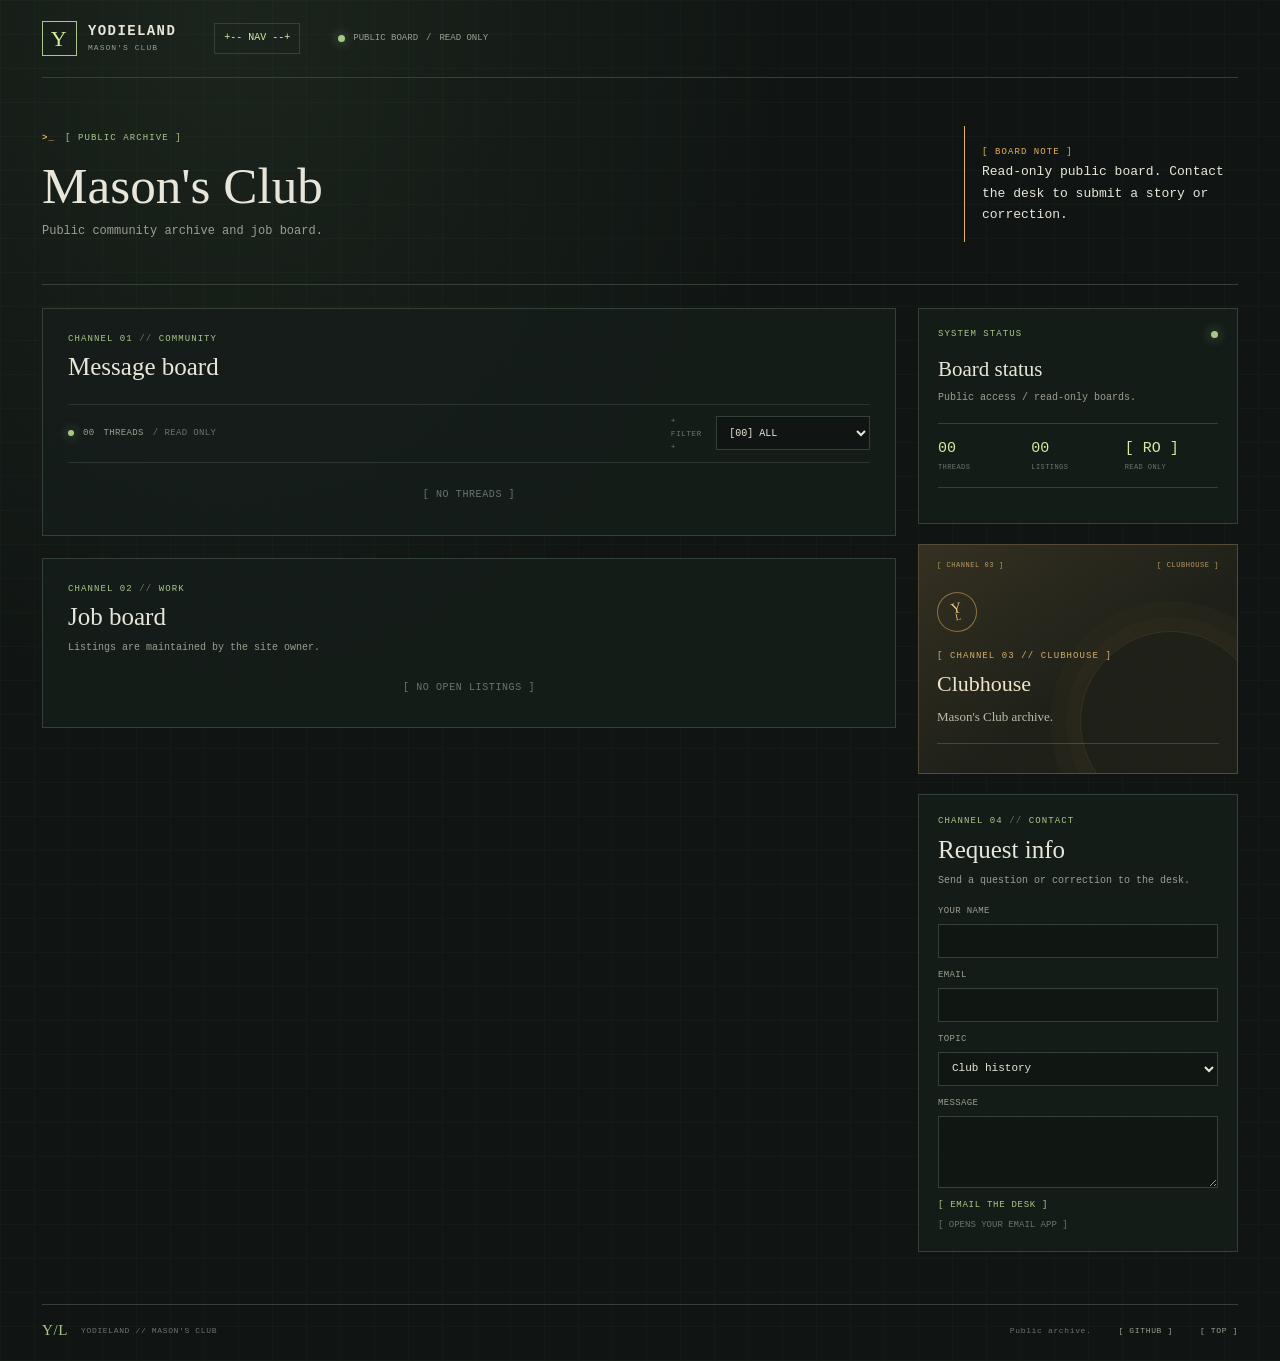
<file: index.html>
<!doctype html>
<html lang="en">
<head>
  <meta charset="utf-8">
  <meta name="viewport" content="width=device-width, initial-scale=1">
  <meta name="theme-color" content="#101513">
  <meta name="description" content="The public Mason's Club community archive and job board.">
  <title>YodieLand | Mason's Club</title>
  <link rel="stylesheet" href="YodieLand.css">
  <script src="YodieLand-static.js" defer></script>
</head>
<body>
  <div class="site-shell">
    <header class="topbar">
      <a class="wordmark" href="#forum" aria-label="YodieLand home"><span class="wordmark-mark">Y</span><span>YODIELAND<span class="wordmark-sub">MASON'S CLUB</span></span></a>
      <details class="nav-dropdown"><summary>+-- NAV --+</summary><nav class="nav-menu" aria-label="Main navigation"><a href="#forum">[01] FORUM</a><a href="#jobs">[02] JOB BOARD</a><a href="#clubhouse">[03] CLUBHOUSE</a><a href="#request">[04] INFO</a><a href="https://github.com/IsaiahArellano/YodieLand" target="_blank" rel="noopener">[05] GITHUB</a></nav></details>
      <div class="connection"><span class="connection-dot"></span> PUBLIC BOARD <span class="connection-sep">/</span> READ ONLY</div>
    </header>
    <main>
      <section class="intro-band" aria-labelledby="page-title">
        <div class="intro-copy"><div class="eyebrow"><span class="eyebrow-mark">&gt;_</span> [ PUBLIC ARCHIVE ]</div><h1 id="page-title">[ LOADING ]</h1><p id="intro-copy">[ LOADING ]</p></div>
        <aside class="intro-note"><span class="note-label">[ BOARD NOTE ]</span><p id="board-note">[ LOADING ]</p></aside>
      </section>
      <div class="workspace-grid">
        <div class="main-column">
          <section class="panel forum-panel" id="forum" aria-labelledby="forum-title">
            <div class="panel-heading"><div><div class="section-index">CHANNEL 01 <span>//</span> COMMUNITY</div><h2 id="forum-title">Message board</h2></div></div>
            <div class="board-controls"><div class="board-count"><span class="pulse-dot"></span><span id="thread-count">00</span> THREADS <span class="muted-slash">/ READ ONLY</span></div><label class="filter-control" for="topic-filter">+ FILTER + <select id="topic-filter" aria-label="Filter threads"><option value="all">[00] ALL</option><option value="memories">[01] MEMORIES</option><option value="reunions">[02] REUNIONS</option><option value="club-notes">[03] CLUB NOTES</option></select></label></div>
            <div class="thread-list" id="thread-list" aria-live="polite"></div><div class="empty-state" id="thread-empty" hidden>[ NO THREADS ]</div>
          </section>
          <section class="panel jobs-panel" id="jobs" aria-labelledby="jobs-title">
            <div class="panel-heading"><div><div class="section-index">CHANNEL 02 <span>//</span> WORK</div><h2 id="jobs-title">Job board</h2></div></div>
            <p class="static-copy" id="jobs-copy"></p><div class="job-list" id="job-list" aria-live="polite"></div><div class="empty-state" id="job-empty" hidden>[ NO OPEN LISTINGS ]</div>
          </section>
        </div>
        <aside class="side-column">
          <section class="panel status-panel" aria-labelledby="status-title"><div class="side-panel-heading"><span class="section-index">SYSTEM STATUS</span><span class="status-led" aria-label="Online"></span></div><h2 id="status-title">Board status</h2><p class="static-copy" id="status-copy"></p><div class="status-metrics"><div><span class="metric-value" id="memory-count">00</span><span class="metric-label">THREADS</span></div><div><span class="metric-value" id="opening-count">00</span><span class="metric-label">LISTINGS</span></div><div><span class="metric-value">[ RO ]</span><span class="metric-label">READ ONLY</span></div></div></section>
          <section class="archive-panel" id="clubhouse" aria-labelledby="clubhouse-title"><div class="archive-top"><span>[ CHANNEL 03 ]</span><span>[ CLUBHOUSE ]</span></div><div class="archive-stamp" aria-hidden="true">Y<br><span>L</span></div><div class="section-index">[ CHANNEL 03 // CLUBHOUSE ]</div><h2 id="clubhouse-title">Clubhouse</h2><p class="static-copy" id="archive-copy"></p><div class="archive-rule"></div></section>
          <section class="panel request-panel" id="request" aria-labelledby="request-title"><div class="section-index">CHANNEL 04 <span>//</span> CONTACT</div><h2 id="request-title">Request info</h2><p class="static-copy" id="request-copy"></p><form id="request-form" class="request-form"><label>YOUR NAME<input name="name" maxlength="60" required></label><label>EMAIL<input name="email" type="email" maxlength="120" required></label><label>TOPIC<select name="topic"><option>Club history</option><option>Correction</option><option>Job listing</option><option>Other</option></select></label><label>MESSAGE<textarea name="message" rows="3" maxlength="1200" required></textarea></label><button class="text-submit" type="submit">[ EMAIL THE DESK ]</button><p class="form-hint request-hint">[ OPENS YOUR EMAIL APP ]</p></form></section>
        </aside>
      </div>
    </main>
    <footer class="site-footer"><a class="footer-mark" href="#forum">Y/L</a><span>YODIELAND // MASON'S CLUB</span><span class="footer-note" id="footer-copy"></span><a class="back-top" href="https://github.com/IsaiahArellano/YodieLand" target="_blank" rel="noopener">[ GITHUB ]</a><a class="back-top" href="#forum">[ TOP ]</a></footer>
  </div>
</body>
</html>
</file>
<file: YodieLand.css>
.staff-access { order: 3; width: 100%; justify-content: flex-start; padding: 7px 0; }
:root {
	color-scheme: dark;
	--ink: #e7e6d9;
	--muted: #9c9f90;
	--dim: #69756a;
	--ground: #101513;
	--panel: #151d19;
	--panel-raised: #1b2620;
	--line: #334138;
	--green: #a8c88a;
	--green-bright: #d3ec9f;
	--amber: #e6af62;
	--red: #d67e63;
	--mono: "Cascadia Code", "SFMono-Regular", Consolas, monospace;
	--serif: Georgia, "Times New Roman", serif;
}
* { box-sizing: border-box; }
[hidden] { display: none !important; }
html { scroll-behavior: smooth; scroll-padding-top: 82px; }
body { margin: 0; min-width: 320px; color: var(--ink); background: var(--ground); background-image: linear-gradient(rgba(135,165,121,.035) 1px, transparent 1px), linear-gradient(90deg, rgba(135,165,121,.035) 1px, transparent 1px), radial-gradient(ellipse at 18% 0%, rgba(86,116,77,.16), transparent 38%); background-size: 34px 34px, 34px 34px, auto; font: 13px/1.65 var(--mono); }
button, input, textarea, select { font: inherit; }
button, a, select { -webkit-tap-highlight-color: transparent; }
button { color: inherit; }
a { color: inherit; }
.site-shell { width: min(1440px, 100%); margin: 0 auto; padding: 0 42px; }
.nav-dropdown { position: relative; }
.nav-dropdown summary { padding: 6px 9px; border: 1px solid var(--line); color: var(--green-bright); cursor: pointer; font-size: 10px; list-style: none; white-space: nowrap; }
.nav-dropdown summary::-webkit-details-marker { display: none; }
.nav-menu { position: absolute; top: calc(100% + 6px); left: 0; z-index: 8; display: grid; min-width: 180px; padding: 5px; border: 1px solid var(--line); background: #101713; box-shadow: 0 12px 28px rgba(0,0,0,.4); }
.nav-menu a { padding: 7px 8px; color: var(--muted); font-size: 10px; text-decoration: none; }
.nav-menu a:hover, .nav-menu a:focus { background: var(--panel-raised); color: var(--green-bright); }
.staff-access { display: flex; align-items: center; gap: 8px; min-height: 36px; }
.staff-access #staff-name { color: var(--green); font-size: 9px; }
.staff-access .g_id_signin { min-width: 160px; }
.member-dropdown { position: relative; }
.member-dropdown > summary { padding: 6px 9px; border: 1px solid var(--line); color: var(--green-bright); cursor: pointer; font-size: 10px; list-style: none; white-space: nowrap; }
.member-dropdown > summary::-webkit-details-marker { display: none; }
.member-menu { position: absolute; top: calc(100% + 6px); right: 0; z-index: 12; width: min(320px, calc(100vw - 24px)); padding: 13px; border: 1px solid var(--line); background: #101713; box-shadow: 0 12px 28px rgba(0,0,0,.4); }
.auth-form { display: grid; gap: 9px; }
.auth-form strong { color: var(--green); font-size: 9px; letter-spacing: .1em; }
.auth-form label { display: grid; gap: 4px; color: var(--muted); font-size: 9px; }
.auth-form .action-button, .auth-form .quiet-button { justify-self: start; }
.optional { color: var(--dim); }
.member-session { display: flex; flex-wrap: wrap; align-items: center; gap: 12px; color: var(--green); font-size: 9px; }
.account-access { display: flex; align-items: center; gap: 10px; color: var(--green); font-size: 9px; }
.account-link { padding: 5px 8px; border: 1px solid var(--line); color: var(--green-bright); font-size: 9px; text-decoration: none; white-space: nowrap; }
.account-link:hover { border-color: var(--green); }
.auth-status { margin-top: 10px; color: var(--green-bright); font-size: 9px; }
.auth-status.is-error, .delivery-status.is-error { color: var(--red); }
.topbar { min-height: 78px; display: flex; align-items: center; gap: 38px; border-bottom: 1px solid var(--line); }
.wordmark { display: flex; align-items: center; gap: 11px; text-decoration: none; font-size: 14px; font-weight: 700; line-height: 1.1; letter-spacing: .1em; white-space: nowrap; }
.wordmark-mark { display: grid; width: 35px; aspect-ratio: 1; place-items: center; border: 1px solid var(--green); color: var(--green-bright); font: 22px var(--serif); }
.wordmark-sub { display: block; margin-top: 5px; color: var(--muted); font-size: 8px; font-weight: 400; letter-spacing: .13em; }
.main-nav { display: flex; align-self: stretch; gap: 25px; margin: 0 auto; }
.nav-link { position: relative; display: inline-flex; align-items: center; gap: 8px; color: var(--muted); font-size: 11px; text-decoration: none; transition: color .18s ease; }
.nav-link span { color: var(--dim); font-size: 9px; }
.nav-link:hover, .nav-link.is-active { color: var(--green-bright); }
.nav-link.is-active::after { position: absolute; right: 0; bottom: -1px; left: 0; height: 2px; background: var(--green); content: ""; }
.connection { display: flex; align-items: center; gap: 8px; color: var(--muted); font-size: 9px; white-space: nowrap; }
.connection-dot, .pulse-dot, .status-led { width: 7px; height: 7px; border-radius: 50%; background: var(--green); box-shadow: 0 0 11px rgba(168,200,138,.62); }
.intro-band { display: flex; justify-content: space-between; align-items: flex-end; gap: 50px; padding: 48px 0 42px; border-bottom: 1px solid var(--line); }
.intro-copy { max-width: 690px; }
.eyebrow, .section-index { color: var(--green); font-size: 9px; letter-spacing: .12em; }
.eyebrow { display: flex; align-items: center; gap: 10px; }
.eyebrow-mark { color: var(--amber); font-weight: 700; }
.eyebrow-line { width: 42px; height: 1px; background: var(--line); }
h1, h2, p { margin-top: 0; }
h1 { margin: 12px 0 9px; font: 400 clamp(36px, 4vw, 56px)/1.08 var(--serif); letter-spacing: 0; }
h1 em { color: var(--green-bright); font-weight: 400; }
.intro-copy > p { margin: 0; color: var(--muted); font-size: 12px; }
.intro-note { width: 274px; padding: 14px 0 3px 17px; border-left: 1px solid var(--amber); }
.note-label { color: var(--amber); font-size: 9px; letter-spacing: .12em; }
.copy-field { display: block; width: 100%; min-height: 54px; margin: 7px 0 0; padding: 7px 9px; border: 1px dashed rgba(105,117,106,.7); background: rgba(8,13,10,.35); color: var(--ink); font: 11px/1.7 var(--mono); resize: vertical; }
.copy-field[readonly] { cursor: default; }
.copy-field:not([readonly]) { border-color: var(--green); background: rgba(168,200,138,.06); }
.copy-field::placeholder { color: var(--dim); }
.copy-title { min-height: 72px; margin: 0; border-color: rgba(168,200,138,.42); color: var(--green-bright); font: 400 42px/1.15 var(--serif); }
.intro-copy > .copy-field:not(.copy-title) { max-width: 650px; }
.intro-note .copy-field { margin-top: 7px; color: #c1c4b8; font: 14px/1.55 var(--serif); }
.note-signoff { color: var(--dim); font-size: 8px; letter-spacing: .08em; }
.workspace-grid { display: grid; grid-template-columns: minmax(0, 1fr) 320px; gap: 22px; padding: 23px 0 52px; }
.main-column, .side-column { display: flex; min-width: 0; flex-direction: column; gap: 22px; }
.panel { border: 1px solid var(--line); background: rgba(21,29,25,.92); }
.forum-panel, .jobs-panel, .request-panel { padding: 23px 25px; }
.panel-heading { display: flex; justify-content: space-between; align-items: center; gap: 18px; }
.section-index span { color: var(--dim); }
.panel-heading h2, .request-panel h2 { margin: 5px 0 0; font: 400 25px/1.2 var(--serif); letter-spacing: 0; }
.action-button { display: inline-flex; min-height: 36px; align-items: center; justify-content: center; gap: 8px; padding: 0 12px; border: 1px solid var(--green); background: rgba(168,200,138,.08); color: var(--green-bright); cursor: pointer; font-size: 10px; white-space: nowrap; transition: background .18s ease, color .18s ease; }
.action-button > span { font-size: 14px; }
.action-button:hover { background: var(--green); color: var(--ground); }
.action-button-amber { border-color: var(--amber); background: rgba(230,175,98,.07); color: #f0c77e; }
.action-button-amber:hover { background: var(--amber); color: var(--ground); }
.board-controls { display: flex; justify-content: space-between; align-items: center; gap: 16px; margin-top: 22px; padding: 9px 0; border-top: 1px solid rgba(51,65,56,.7); border-bottom: 1px solid rgba(51,65,56,.7); }
.board-count, .filter-control { display: flex; align-items: center; gap: 9px; color: var(--muted); font-size: 9px; letter-spacing: .04em; }
.board-count .pulse-dot { width: 6px; height: 6px; }
.muted-slash { color: var(--dim); }
.filter-control { gap: 8px; color: var(--dim); font-size: 8px; }
.filter-control select { padding: 4px 19px 4px 8px; border: 1px solid var(--line); border-radius: 0; background: var(--ground); color: var(--ink); font-size: 10px; }
.thread-list, .job-list { display: flex; flex-direction: column; }
.thread-card, .job-card { padding: 17px 0 15px; border-bottom: 1px solid rgba(51,65,56,.72); animation: rise-in .35s both; }
.thread-card:last-child, .job-card:last-child { border-bottom: 0; }
.thread-meta { display: flex; align-items: center; flex-wrap: wrap; gap: 8px; color: var(--dim); font-size: 9px; }
.category-tag { padding: 2px 6px; border: 1px solid rgba(168,200,138,.34); color: var(--green); font-size: 8px; text-transform: uppercase; }
.category-tag.tag-reunions { border-color: rgba(230,175,98,.38); color: var(--amber); }
.category-tag.tag-club-notes { border-color: rgba(214,126,99,.35); color: #e39478; }
.role-badge { display: inline-block; padding: 1px 5px; border: 1px solid rgba(105,117,106,.55); color: var(--muted); font: 8px/1.5 var(--mono); white-space: nowrap; }
.role-badge.role-staff { border-color: rgba(230,175,98,.55); color: var(--amber); }
.thread-card h3, .job-card h3 { margin: 7px 0 5px; color: var(--ink); font: 400 18px/1.35 var(--serif); letter-spacing: 0; }
.thread-card p, .job-card p { margin: 0; color: #aeb1a3; font-size: 11px; line-height: 1.75; white-space: pre-wrap; overflow-wrap: anywhere; }
.thread-footer, .job-footer { display: flex; justify-content: space-between; align-items: center; gap: 12px; margin-top: 10px; }
.thread-actions, .job-actions { display: flex; gap: 13px; }
.quiet-button { padding: 0; border: 0; background: transparent; color: var(--dim); cursor: pointer; font-size: 9px; }
.quiet-button:hover { color: var(--green-bright); }
.reply-list { display: grid; gap: 8px; margin-top: 12px; padding-left: 13px; border-left: 1px solid var(--line); }
.reply-item { color: var(--muted); font-size: 10px; white-space: pre-wrap; overflow-wrap: anywhere; }
.reply-item b { color: var(--green); font-weight: 400; }
.reply-form { display: flex; gap: 6px; margin-top: 11px; }
.reply-form input { min-width: 0; flex: 1; }
.reply-form button { border: 1px solid var(--line); background: var(--panel-raised); color: var(--green); cursor: pointer; font-size: 9px; }
.empty-state { padding: 24px 0 8px; color: var(--dim); font-size: 10px; letter-spacing: .06em; text-align: center; }
.editor-form { display: grid; gap: 12px; margin-top: 18px; padding: 15px; border: 1px solid var(--line); background: rgba(9,14,11,.65); animation: rise-in .2s both; }
.form-heading { display: flex; justify-content: space-between; align-items: center; color: var(--green); font-size: 9px; letter-spacing: .12em; }
.editor-form label, .request-form label { display: grid; gap: 5px; color: var(--muted); font-size: 9px; letter-spacing: .04em; }
.form-row { display: grid; grid-template-columns: 1fr 1fr; gap: 11px; }
input, textarea, select { width: 100%; border: 1px solid var(--line); border-radius: 0; outline: 0; background: #101713; color: var(--ink); font-size: 11px; }
input, select { min-height: 34px; padding: 7px 9px; }
textarea { min-height: 72px; padding: 8px 9px; resize: vertical; }
input::placeholder, textarea::placeholder { color: #627067; }
input:focus, textarea:focus, select:focus { border-color: var(--green); box-shadow: 0 0 0 1px rgba(168,200,138,.12); }
.form-actions { display: flex; justify-content: space-between; align-items: center; gap: 12px; }
.form-hint { color: var(--dim); font-size: 9px; line-height: 1.5; }
.panel-deck { max-width: 100%; margin: 7px 0 0; color: var(--muted); font-size: 10px; }
.static-copy { margin: 7px 0 0; color: var(--muted); font-size: 10px; line-height: 1.7; white-space: pre-wrap; overflow-wrap: anywhere; }
.archive-panel > .static-copy { position: relative; z-index: 1; color: #c1bba8; font: 13px/1.65 var(--serif); }
.intro-note .static-copy { margin-top: 7px; color: #c1c4b8; font: 14px/1.55 var(--serif); }
.status-panel .static-copy, .request-panel .static-copy { margin-top: 7px; }
.copy-panel { margin: 22px 0 0; padding: 20px 24px; }
.copy-grid { display: grid; grid-template-columns: repeat(2, minmax(0,1fr)); gap: 13px; margin-top: 16px; }
.copy-grid label { color: var(--muted); font-size: 9px; letter-spacing: .08em; }
.permissions-panel { margin-top: 22px; padding: 20px 24px; }
.permissions-grid { display: grid; grid-template-columns: repeat(2, minmax(0,1fr)); gap: 18px; margin: 16px 0; }
.permissions-grid fieldset { display: grid; gap: 8px; min-width: 0; padding: 12px; border: 1px solid var(--line); }
.permissions-grid legend { padding: 0 6px; color: var(--green); font-size: 9px; }
.permissions-grid label { display: flex; align-items: center; gap: 8px; color: var(--muted); font-size: 10px; }
.permissions-grid input[type="checkbox"] { width: 14px; min-height: 14px; margin: 0; accent-color: var(--green); }
.job-card { padding: 15px 0; }
.job-topline { display: flex; justify-content: space-between; align-items: center; gap: 10px; color: var(--amber); font-size: 8px; letter-spacing: .08em; }
.job-location { color: var(--muted); font-size: 9px; }
.job-contact { margin-top: 9px; color: #dec18d; font-size: 10px; overflow-wrap: anywhere; }
.job-contact a { text-decoration-color: rgba(230,175,98,.45); text-underline-offset: 3px; }
.job-owner { color: var(--dim); font-size: 9px; }
.delivery-status { margin-top: 12px; padding: 8px 10px; border-left: 2px solid var(--amber); background: rgba(230,175,98,.06); color: #e9c584; font-size: 9px; }
.side-column { gap: 20px; }
.status-panel { padding: 18px 19px; }
.side-panel-heading { display: flex; justify-content: space-between; align-items: center; }
.status-panel h2 { margin: 15px 0 5px; font: 400 21px var(--serif); }
.status-panel > p, .request-panel > p { margin: 0; color: var(--muted); font-size: 10px; line-height: 1.7; }
.status-metrics { display: grid; grid-template-columns: repeat(3, 1fr); margin: 17px 0; padding: 13px 0; border-top: 1px solid var(--line); border-bottom: 1px solid var(--line); }
.status-metrics > div { display: flex; flex-direction: column; gap: 1px; }
.metric-value { color: var(--green-bright); font-size: 15px; }
.metric-label { color: var(--dim); font-size: 7px; letter-spacing: .06em; }
.text-link, .archive-link { color: var(--green); font-size: 8px; letter-spacing: .07em; text-decoration: none; }
.text-link:hover, .archive-link:hover { color: var(--green-bright); }
.text-link span, .archive-link span { margin-left: 4px; }
.archive-panel { position: relative; overflow: hidden; padding: 15px 18px 18px; border: 1px solid #554b35; background: linear-gradient(145deg, rgba(61,54,37,.82), rgba(31,33,25,.96) 58%); }
.archive-panel::after { position: absolute; right: -25px; bottom: -40px; width: 180px; height: 180px; border: 1px solid rgba(230,175,98,.12); border-radius: 50%; box-shadow: 0 0 0 14px rgba(230,175,98,.025), 0 0 0 30px rgba(230,175,98,.025); content: ""; pointer-events: none; }
.archive-top { display: flex; justify-content: space-between; color: #b89a65; font-size: 7px; letter-spacing: .08em; }
.archive-stamp { display: grid; width: 40px; height: 40px; place-content: center; margin: 21px 0 17px; border: 1px solid rgba(230,175,98,.52); border-radius: 50%; color: #ebc783; font: 15px/.8 var(--serif); text-align: center; transform: rotate(-12deg); }
.archive-stamp span { font-size: 9px; }
.archive-panel .section-index { color: #d4ae6d; }
.archive-panel h2 { max-width: 220px; margin: 7px 0 8px; color: #efe3c9; font: 400 22px/1.2 var(--serif); }
.archive-panel > .copy-field { position: relative; z-index: 1; color: #c1bba8; font: 13px/1.65 var(--serif); }
.archive-rule { height: 1px; margin: 16px 0 11px; background: rgba(230,175,98,.24); }
.archive-facts { display: grid; gap: 5px; }
.archive-facts div { display: flex; justify-content: space-between; gap: 8px; font-size: 9px; }
.archive-facts span { color: #9e906e; font-size: 8px; }
.archive-facts b { color: #e4d7b9; font-weight: 400; }
.archive-link { position: relative; z-index: 1; display: inline-block; margin-top: 14px; color: #e6ba71; }
.request-panel { padding: 19px; }
.request-panel h2 { margin: 6px 0; }
.request-form { display: grid; gap: 10px; margin-top: 15px; }
.request-form textarea { min-height: 62px; }
.request-panel > .copy-field { margin-top: 7px; }
.text-submit { justify-self: start; padding: 0; border: 0; background: transparent; color: var(--green); cursor: pointer; font-size: 9px; letter-spacing: .08em; }
.text-submit:hover { color: var(--green-bright); }
.request-hint { margin: -4px 0 0; }
.form-success { padding: 8px; border: 1px solid rgba(168,200,138,.4); color: var(--green-bright); font-size: 8px; }
.site-footer { display: flex; align-items: center; gap: 13px; padding: 17px 0 22px; border-top: 1px solid var(--line); color: var(--dim); font-size: 8px; letter-spacing: .08em; }
.footer-mark { color: var(--green); font: 15px var(--serif); text-decoration: none; }
.footer-copy { max-width: 430px; min-height: 32px; margin: 0 auto 0 12px; padding: 4px 7px; }
.footer-note { margin-left: auto; }
.back-top { margin-left: 14px; color: var(--muted); text-decoration: none; }
.back-top:hover { color: var(--green-bright); }
.account-main { width: min(620px, 100%); margin: 56px auto 110px; }
.account-main h1 { margin: 10px 0 22px; font-size: 38px; }
.account-panel { padding: 22px; }
.account-tabs { display: flex; gap: 10px; margin-bottom: 18px; padding-bottom: 12px; border-bottom: 1px solid var(--line); }
.account-tabs .quiet-button { padding: 0 8px; border: 1px solid var(--line); }
.account-tabs .is-selected { border-color: var(--green); color: var(--green-bright); }
.account-panel .auth-form { max-width: 430px; }
.account-hint { margin: 0; color: var(--dim); font-size: 8px; }
.account-session { display: grid; justify-items: start; gap: 12px; color: var(--muted); font-size: 11px; }
.account-session strong { color: var(--green-bright); font-size: 13px; }
@keyframes rise-in { from { opacity: 0; transform: translateY(5px); } to { opacity: 1; transform: translateY(0); } }
@media (max-width: 1020px) {
	.site-shell { padding: 0 24px; }
	.topbar { gap: 22px; }
	.main-nav { gap: 15px; }
	.nav-dropdown { margin: 0 auto; }
	.connection { display: none; }
	.workspace-grid { grid-template-columns: minmax(0, 1fr) 285px; gap: 15px; }
	.forum-panel, .jobs-panel { padding: 19px; }
}
@media (max-width: 760px) {
	html { scroll-padding-top: 130px; }
	.site-shell { padding: 0 16px; }
	.topbar { position: sticky; top: 0; z-index: 5; min-height: 0; flex-wrap: wrap; gap: 0; padding-top: 12px; background: rgba(16,21,19,.97); }
	.wordmark { min-height: 40px; }
	.nav-dropdown { margin-left: auto; }
	.account-access { order: 3; width: 100%; justify-content: flex-end; padding: 6px 0; }
	.staff-access { order: 3; width: 100%; justify-content: flex-end; padding: 6px 0; }
	.nav-menu { left: auto; right: 0; }
	.intro-band { align-items: flex-start; flex-direction: column; gap: 19px; padding: 32px 0 27px; }
	.intro-note { width: min(100%, 400px); }
	h1 .copy-title { font-size: 36px; }
	.copy-grid { grid-template-columns: 1fr; }
	.permissions-grid { grid-template-columns: 1fr; }
	.workspace-grid { grid-template-columns: 1fr; padding-top: 16px; }
	.side-column { display: grid; grid-template-columns: repeat(2, minmax(0, 1fr)); align-items: start; }
	.request-panel { grid-column: 1 / -1; }
	.status-panel, .archive-panel { min-height: 100%; }
	.site-footer { flex-wrap: wrap; }
	.footer-copy { order: 3; width: calc(100% - 40px); max-width: none; margin-left: 28px; }
	.account-main { margin: 30px auto 60px; }
	.account-panel { padding: 16px 13px; }
}
@media (max-width: 480px) {
	.site-shell { padding: 0 12px; }
	h1 { font-size: 38px; }
	.forum-panel, .jobs-panel, .request-panel { padding: 16px 13px; }
	.panel-heading { align-items: flex-start; }
	.panel-heading h2, .request-panel h2 { font-size: 22px; }
	.action-button { min-height: 34px; padding: 0 8px; font-size: 9px; }
	.board-controls { align-items: flex-start; flex-direction: column; gap: 9px; }
	.form-row { grid-template-columns: 1fr; }
	.form-actions { align-items: flex-end; }
	.form-actions .form-hint { max-width: 54%; }
	.side-column { grid-template-columns: 1fr; }
	.request-panel { grid-column: auto; }
	.archive-panel { min-height: auto; }
	.thread-footer, .job-footer { align-items: flex-start; }
}
@media (prefers-reduced-motion: reduce) { *, *::before, *::after { scroll-behavior: auto !important; animation-duration: .01ms !important; animation-iteration-count: 1 !important; transition-duration: .01ms !important; } }
</file>
